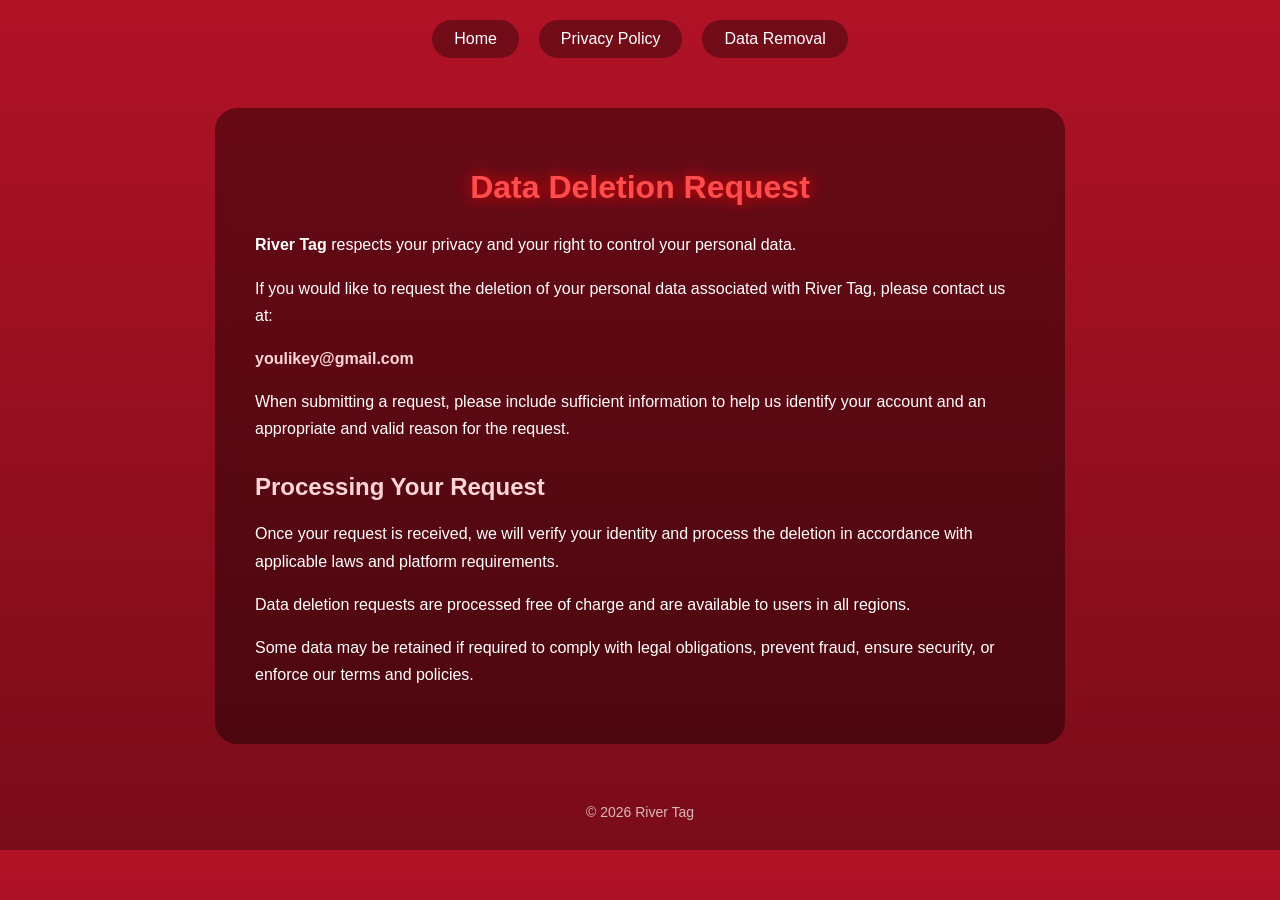
<file: data-removal/index.html>
<!DOCTYPE html>
<html lang="en">
<head>
  <meta charset="UTF-8">
  <title>Data Deletion Request | River Tag</title>
  <meta name="viewport" content="width=device-width, initial-scale=1.0">

  <style>
    * {
      box-sizing: border-box;
      font-family: "Segoe UI", Arial, sans-serif;
    }

    body {
      margin: 0;
      background: linear-gradient(180deg, #b11226, #7a0c19);
      color: white;
    }

    /* NAVBAR */
    .navbar {
      display: flex;
      justify-content: center;
      gap: 20px;
      padding: 20px;
    }

    .nav-btn {
      background: rgba(0,0,0,0.35);
      padding: 10px 22px;
      border-radius: 999px;
      text-decoration: none;
      color: white;
      font-weight: 500;
    }

    .nav-btn:hover {
      background: rgba(0,0,0,0.55);
    }

    /* CARD */
    .card {
      max-width: 850px;
      margin: 30px auto 60px;
      background: rgba(0,0,0,0.4);
      border-radius: 22px;
      padding: 40px;
      backdrop-filter: blur(6px);
    }

    h1 {
      text-align: center;
      margin-bottom: 25px;
      color: #ff4d4d;
      text-shadow: 0 0 15px rgba(255, 0, 0, 0.9);
    }

    h2 {
      margin-top: 30px;
      color: #ffd6d6;
    }

    p {
      line-height: 1.7;
      font-size: 16px;
    }

    .email {
      color: #ffd6d6;
      font-weight: bold;
      text-decoration: none;
    }

    .email:hover {
      text-decoration: underline;
    }

    footer {
      text-align: center;
      margin-bottom: 30px;
      opacity: 0.7;
      font-size: 14px;
    }
  </style>
</head>
<body>

<!-- NAVBAR -->
<nav class="navbar">
  <a class="nav-btn" href="/">Home</a>
  <a class="nav-btn" href="/privacypolicy">Privacy Policy</a>
  <a class="nav-btn" href="/data-removal">Data Removal</a>
</nav>

<!-- CONTENT -->
<div class="card">
  <h1>Data Deletion Request</h1>

  <p>
    <strong>River Tag</strong> respects your privacy and your right to control
    your personal data.
  </p>

  <p>
    If you would like to request the deletion of your personal data associated
    with River Tag, please contact us at:
  </p>

  <p>
    <strong>
      <a class="email" href="mailto:youlikey@gmail.com">
        youlikey@gmail.com
      </a>
    </strong>
  </p>

  <p>
    When submitting a request, please include sufficient information to help
    us identify your account and an appropriate and valid reason for the
    request.
  </p>

  <h2>Processing Your Request</h2>

  <p>
    Once your request is received, we will verify your identity and process
    the deletion in accordance with applicable laws and platform requirements.
  </p>

  <p>
    Data deletion requests are processed free of charge and are available to
    users in all regions.
  </p>

  <p>
    Some data may be retained if required to comply with legal obligations,
    prevent fraud, ensure security, or enforce our terms and policies.
  </p>
</div>

<footer>
  © 2026 River Tag
</footer>

</body>
</html>
</file>
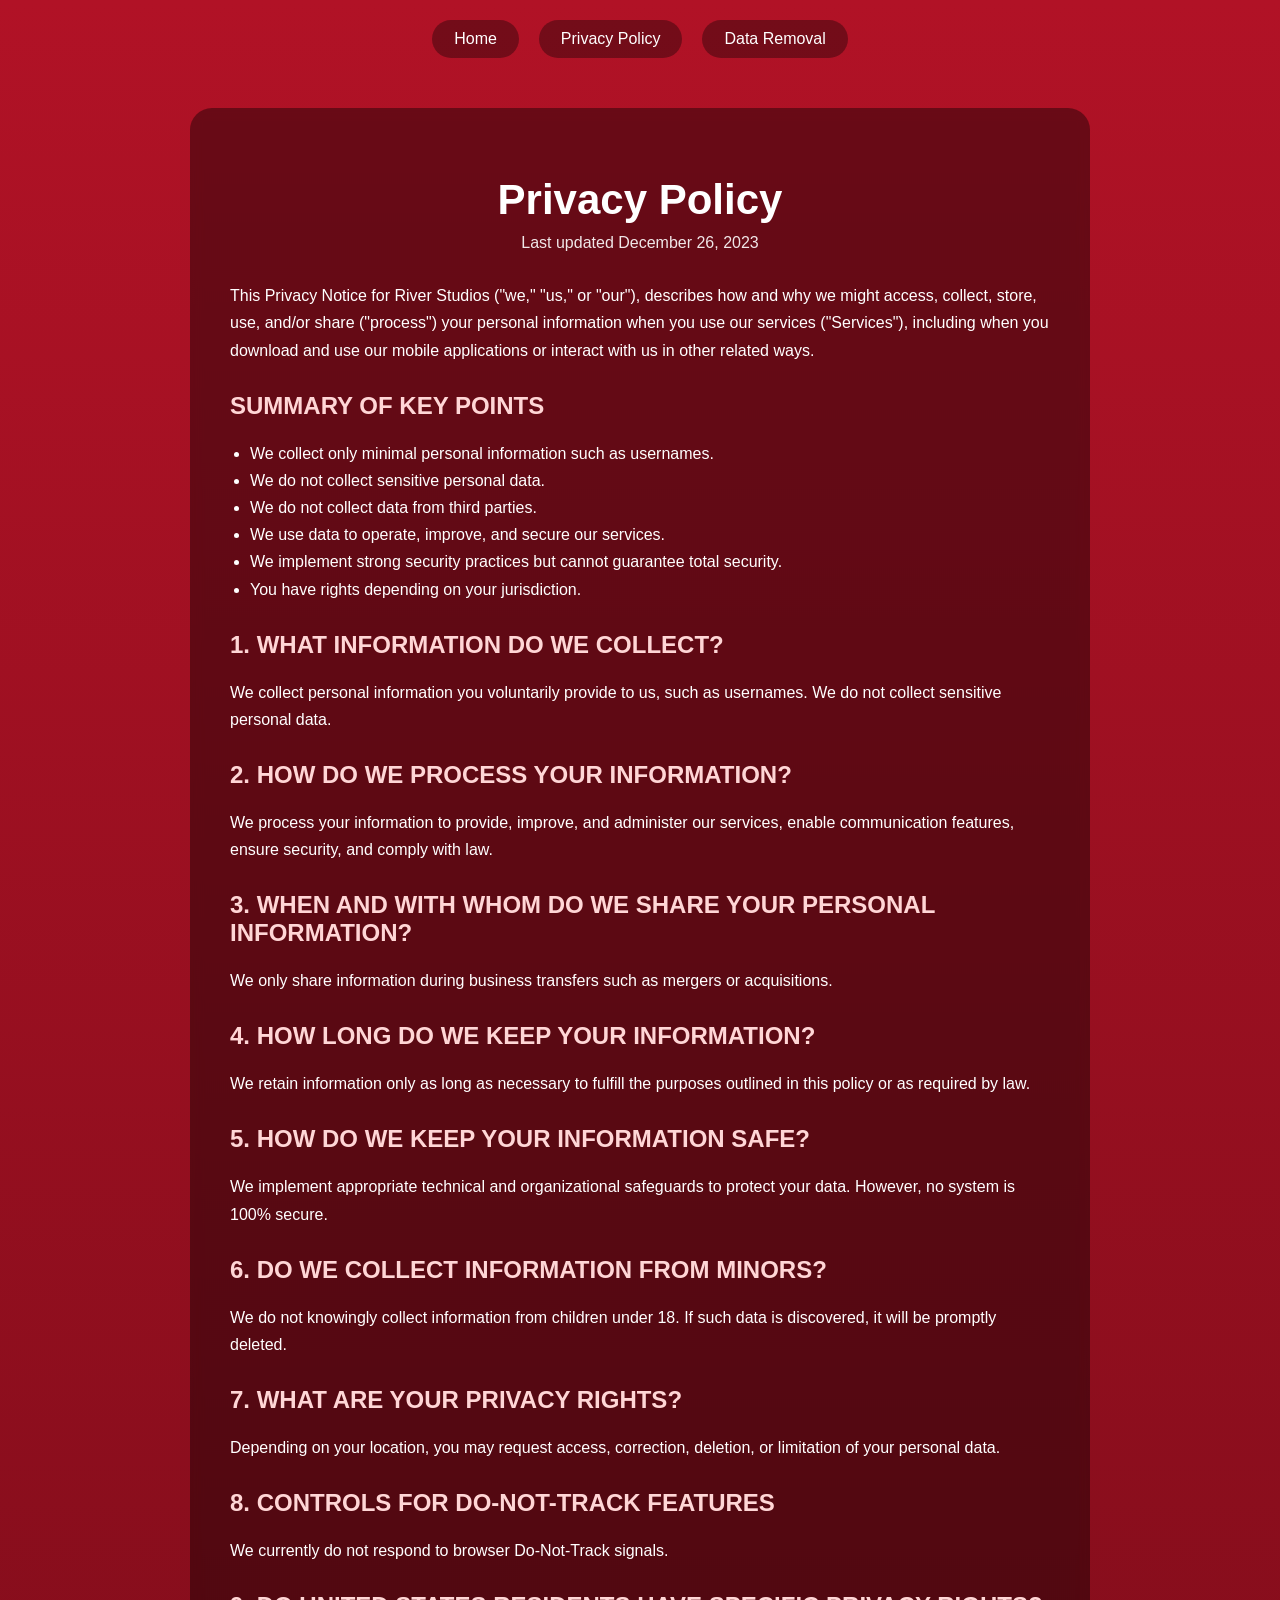
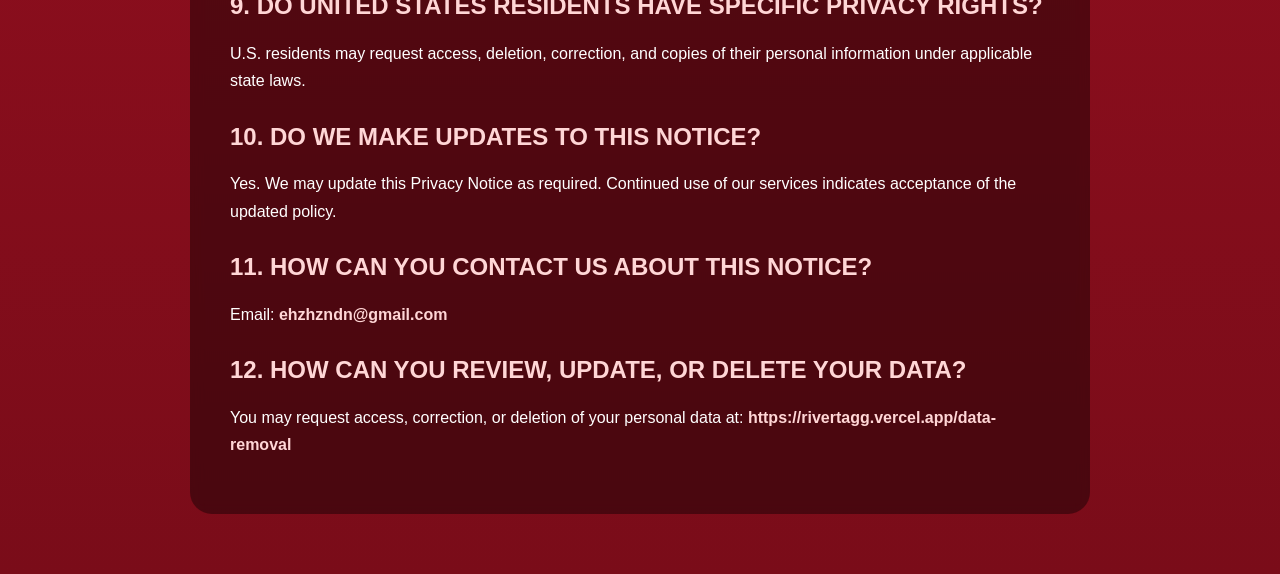
<file: privacypolicy/index.html>
<!DOCTYPE html>
<html lang="en">
<head>
  <meta charset="UTF-8">
  <title>Privacy Policy | River Tag</title>
  <meta name="viewport" content="width=device-width, initial-scale=1.0">

  <style>
    * {
      box-sizing: border-box;
      font-family: "Segoe UI", Arial, sans-serif;
    }

    body {
      margin: 0;
      background: linear-gradient(180deg, #b11226, #7a0c19);
      color: white;
    }

    .navbar {
      display: flex;
      justify-content: center;
      gap: 20px;
      padding: 20px;
    }

    .nav-btn {
      background: rgba(0,0,0,0.35);
      padding: 10px 22px;
      border-radius: 999px;
      text-decoration: none;
      color: white;
      font-weight: 500;
    }

    .nav-btn:hover {
      background: rgba(0,0,0,0.55);
    }

    .card {
      max-width: 900px;
      margin: 30px auto 60px;
      background: rgba(0,0,0,0.4);
      border-radius: 22px;
      padding: 40px;
      backdrop-filter: blur(6px);
    }

    h1 {
      text-align: center;
      margin-bottom: 10px;
      font-size: 42px;
    }

    h2 {
      margin-top: 28px;
      color: #ffd6d6;
    }

    h3 {
      margin-top: 18px;
    }

    p, li {
      line-height: 1.7;
      font-size: 16px;
    }

    ul {
      padding-left: 20px;
    }

    a {
      color: #ffd6d6;
      font-weight: bold;
      text-decoration: none;
    }

    a:hover {
      text-decoration: underline;
    }

    .date {
      text-align: center;
      opacity: 0.9;
      margin-bottom: 30px;
    }
  </style>
</head>
<body>

<nav class="navbar">
  <a class="nav-btn" href="/">Home</a>
  <a class="nav-btn" href="/privacypolicy">Privacy Policy</a>
  <a class="nav-btn" href="/data-removal">Data Removal</a>
</nav>

<div class="card">

  <h1>Privacy Policy</h1>
  <div class="date">Last updated December 26, 2023</div>

  <p>
    This Privacy Notice for River Studios ("we," "us," or "our"),
    describes how and why we might access, collect, store, use, and/or share
    ("process") your personal information when you use our services ("Services"),
    including when you download and use our mobile applications or interact with us
    in other related ways.
  </p>

  <h2>SUMMARY OF KEY POINTS</h2>
  <ul>
    <li>We collect only minimal personal information such as usernames.</li>
    <li>We do not collect sensitive personal data.</li>
    <li>We do not collect data from third parties.</li>
    <li>We use data to operate, improve, and secure our services.</li>
    <li>We implement strong security practices but cannot guarantee total security.</li>
    <li>You have rights depending on your jurisdiction.</li>
  </ul>

  <h2>1. WHAT INFORMATION DO WE COLLECT?</h2>
  <p>
    We collect personal information you voluntarily provide to us, such as usernames.
    We do not collect sensitive personal data.
  </p>

  <h2>2. HOW DO WE PROCESS YOUR INFORMATION?</h2>
  <p>
    We process your information to provide, improve, and administer our services,
    enable communication features, ensure security, and comply with law.
  </p>

  <h2>3. WHEN AND WITH WHOM DO WE SHARE YOUR PERSONAL INFORMATION?</h2>
  <p>
    We only share information during business transfers such as mergers or acquisitions.
  </p>

  <h2>4. HOW LONG DO WE KEEP YOUR INFORMATION?</h2>
  <p>
    We retain information only as long as necessary to fulfill the purposes outlined
    in this policy or as required by law.
  </p>

  <h2>5. HOW DO WE KEEP YOUR INFORMATION SAFE?</h2>
  <p>
    We implement appropriate technical and organizational safeguards to protect your data.
    However, no system is 100% secure.
  </p>

  <h2>6. DO WE COLLECT INFORMATION FROM MINORS?</h2>
  <p>
    We do not knowingly collect information from children under 18. If such data is
    discovered, it will be promptly deleted.
  </p>

  <h2>7. WHAT ARE YOUR PRIVACY RIGHTS?</h2>
  <p>
    Depending on your location, you may request access, correction, deletion,
    or limitation of your personal data.
  </p>

  <h2>8. CONTROLS FOR DO-NOT-TRACK FEATURES</h2>
  <p>
    We currently do not respond to browser Do-Not-Track signals.
  </p>

  <h2>9. DO UNITED STATES RESIDENTS HAVE SPECIFIC PRIVACY RIGHTS?</h2>
  <p>
    U.S. residents may request access, deletion, correction, and copies of their
    personal information under applicable state laws.
  </p>

  <h2>10. DO WE MAKE UPDATES TO THIS NOTICE?</h2>
  <p>
    Yes. We may update this Privacy Notice as required. Continued use of our services
    indicates acceptance of the updated policy.
  </p>

  <h2>11. HOW CAN YOU CONTACT US ABOUT THIS NOTICE?</h2>
  <p>
    Email:
    <a href="mailto:ehzhzndn@gmail.com">ehzhzndn@gmail.com</a>
  </p>

  <h2>12. HOW CAN YOU REVIEW, UPDATE, OR DELETE YOUR DATA?</h2>
  <p>
    You may request access, correction, or deletion of your personal data at:
    <a href="https://rivertagg.vercel.app/data-removal" target="_blank">
      https://rivertagg.vercel.app/data-removal
    </a>
  </p>

</div>

</body>
</html>
</file>
